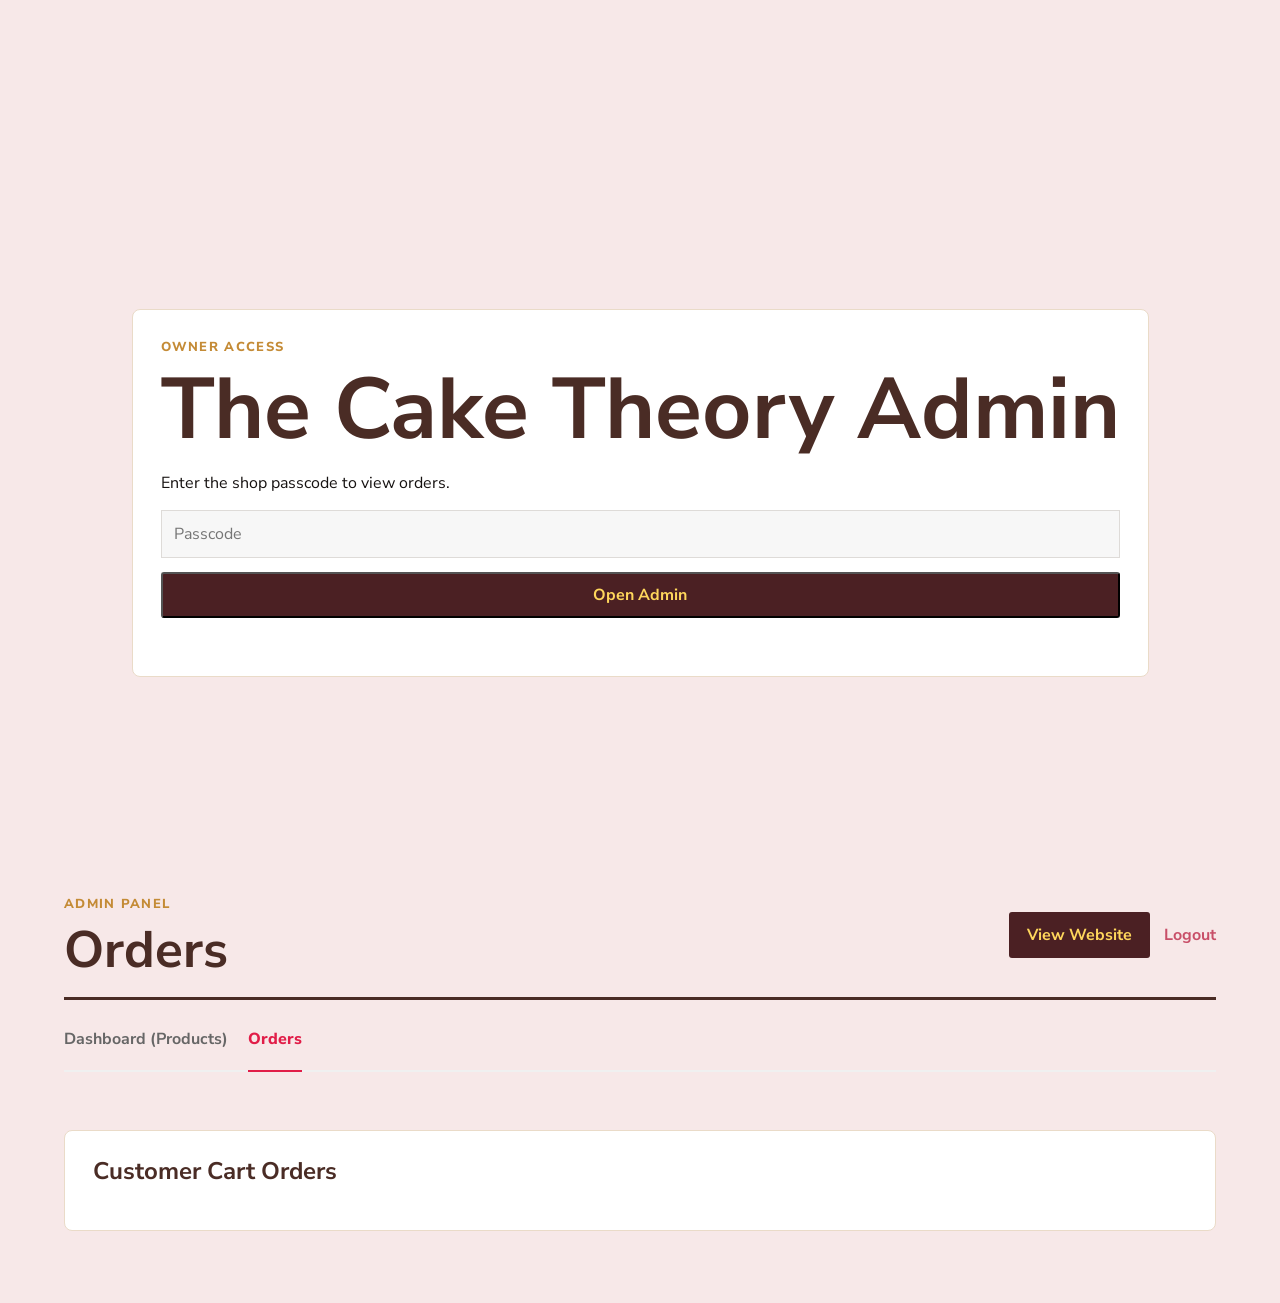
<file: public/admin-orders.html>
﻿<!DOCTYPE html>
<html lang="en">
<head>
  <meta charset="UTF-8">
  <meta name="viewport" content="width=device-width, initial-scale=1.0">
  <title>Orders | The Cake Theory</title>
  <link rel="preconnect" href="https://fonts.googleapis.com">
  <link rel="preconnect" href="https://fonts.gstatic.com" crossorigin>
  <link href="https://fonts.googleapis.com/css2?family=Nunito+Sans:wght@500;700;800;900&family=Pacifico&display=swap" rel="stylesheet">
  <link rel="stylesheet" href="/static/css/styles.css">
</head>
<body>
  <main class="admin-page">
    <section class="admin-login" id="adminLogin">
      <div class="admin-card">
        <p class="eyebrow">Owner access</p>
        <h1>The Cake Theory Admin</h1>
        <p>Enter the shop passcode to view orders.</p>
        <form id="adminLoginForm">
          <input type="password" id="adminPassword" placeholder="Passcode" required>
          <button class="checkout-button" type="submit">Open Admin</button>
          <p class="admin-status" id="adminLoginStatus"></p>
        </form>
      </div>
    </section>

    <section class="admin-dashboard" id="adminDashboard" hidden>
      <div class="admin-top">
        <div>
          <p class="eyebrow">Admin panel</p>
          <h1>Orders</h1>
        </div>
        <div class="admin-actions">
          <a class="checkout-button" href="index.html">View Website</a>
          <button class="clear-cart-button" type="button" id="adminLogout">Logout</button>
        </div>
      </div>

      <nav class="admin-nav" style="display: flex; gap: 20px; border-bottom: 2px solid #f0f0f0; margin-bottom: 30px; padding-bottom: 10px;">
        <a href="admin.html" style="font-weight: 700; color: #666; text-decoration: none; padding-bottom: 10px;">Dashboard (Products)</a>
        <a href="admin-orders.html" style="font-weight: 800; color: #E11D48; text-decoration: none; border-bottom: 2px solid #E11D48; padding-bottom: 10px; margin-bottom: -12px;">Orders</a>
      </nav>

      <section class="admin-card">
        <h2>Customer Cart Orders</h2>
        <div class="admin-orders" id="adminOrders"></div>
      </section>
    </section>
  </main>

  <div class="toast" role="status" aria-live="polite"></div>
  <script src="/static/js/script.js"></script>
</body>
</html>
</file>
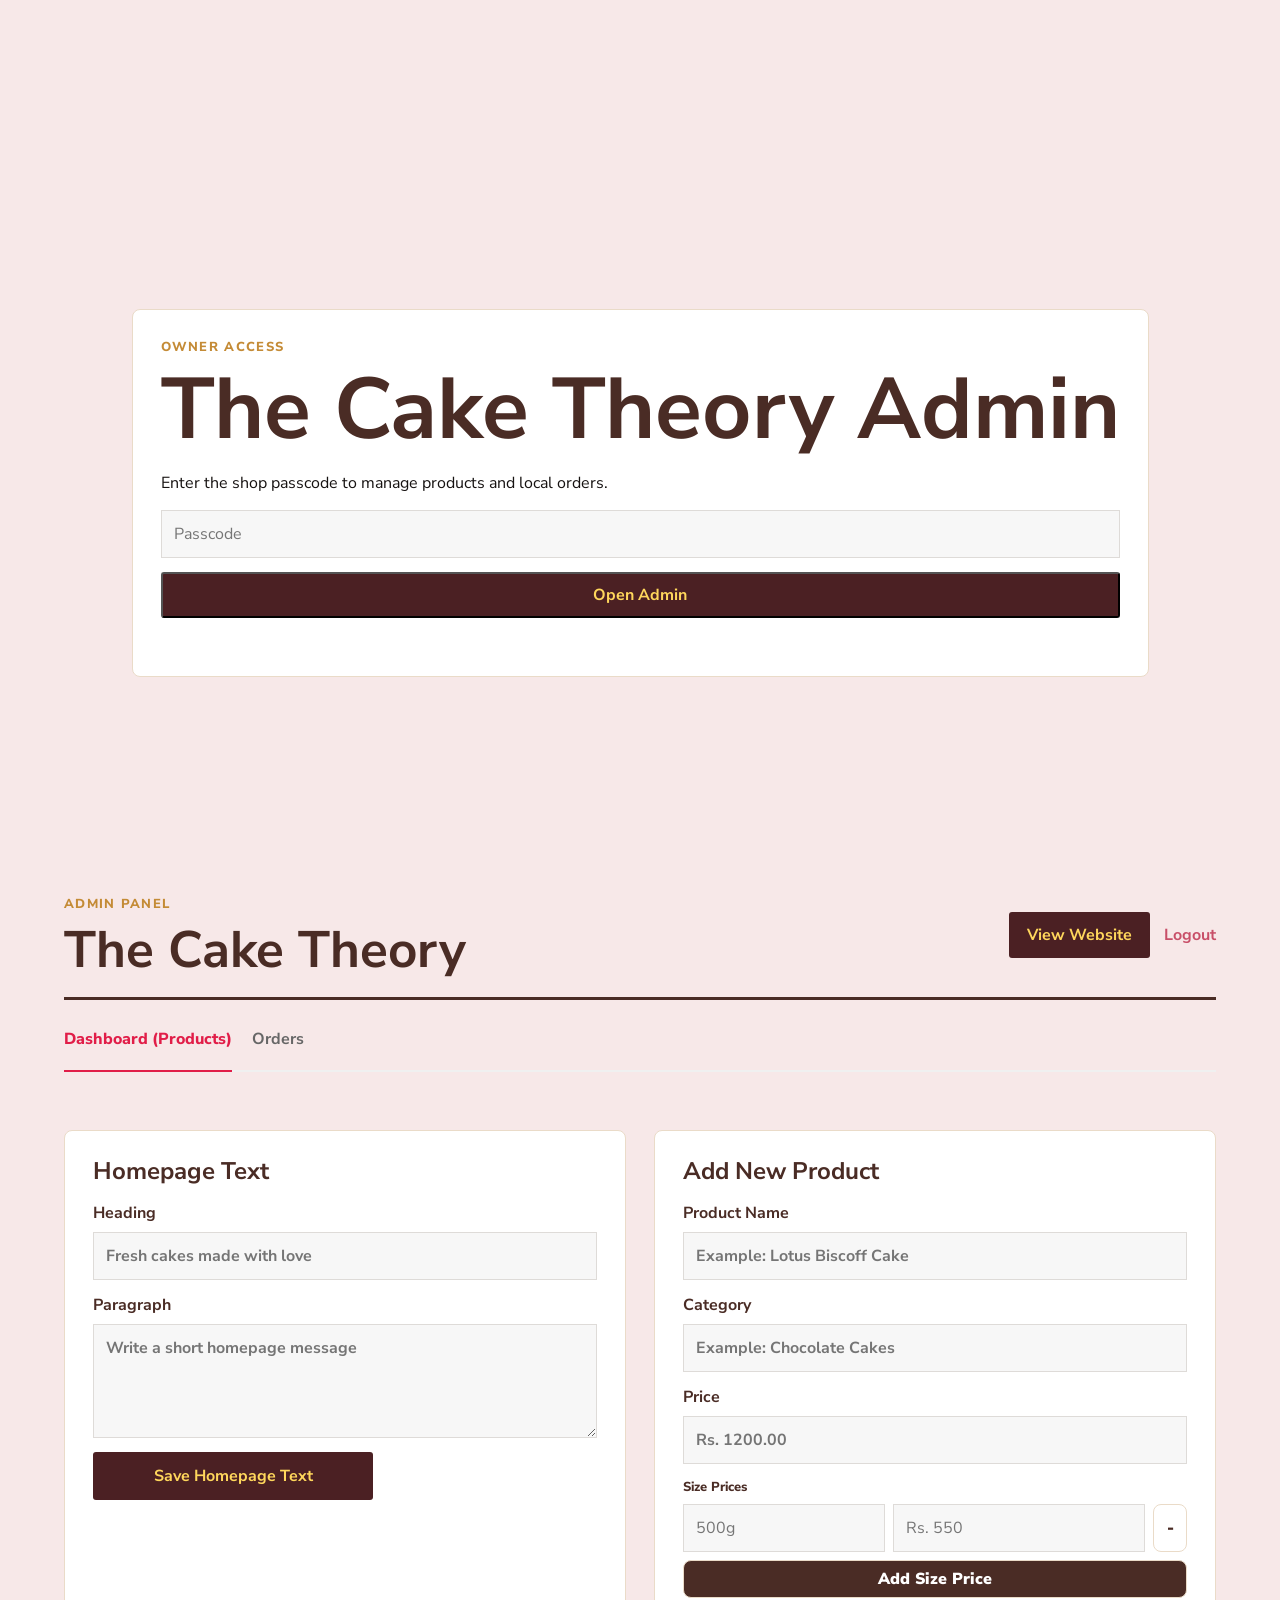
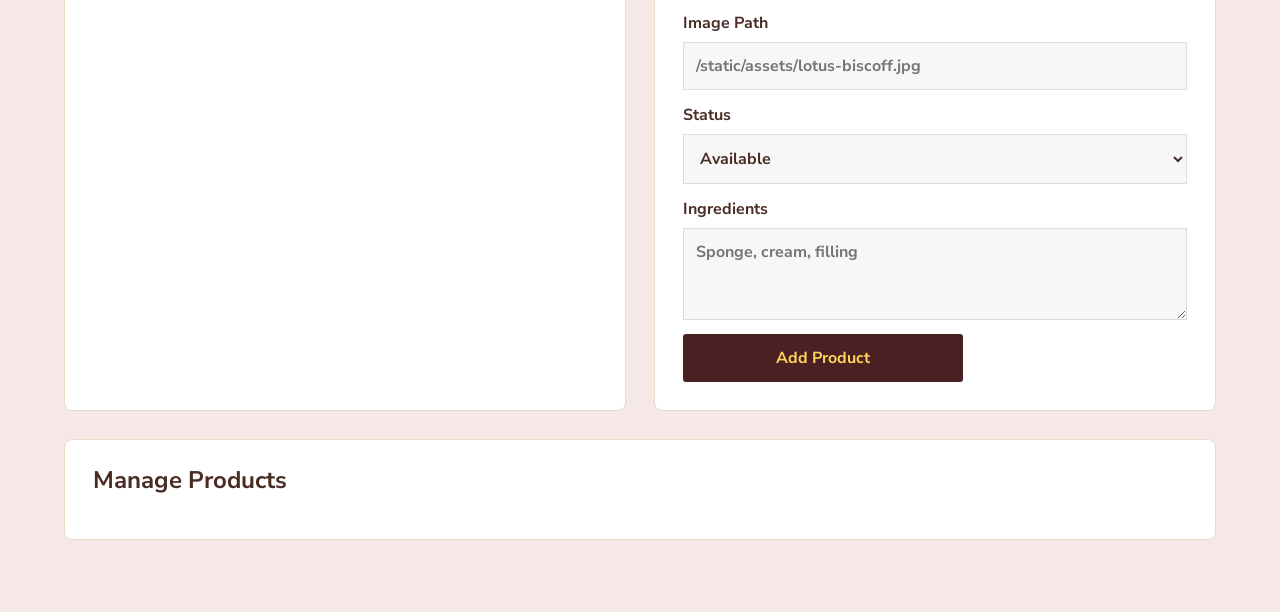
<file: public/admin.html>
﻿<!DOCTYPE html>
<html lang="en">
<head>
  <meta charset="UTF-8">
  <meta name="viewport" content="width=device-width, initial-scale=1.0">
  <title>Admin | The Cake Theory</title>
  <link rel="preconnect" href="https://fonts.googleapis.com">
  <link rel="preconnect" href="https://fonts.gstatic.com" crossorigin>
  <link href="https://fonts.googleapis.com/css2?family=Nunito+Sans:wght@500;700;800;900&family=Pacifico&display=swap" rel="stylesheet">
  <link rel="stylesheet" href="/static/css/styles.css">
</head>
<body>
  <main class="admin-page">
    <section class="admin-login" id="adminLogin">
      <div class="admin-card">
        <p class="eyebrow">Owner access</p>
        <h1>The Cake Theory Admin</h1>
        <p>Enter the shop passcode to manage products and local orders.</p>
        <form id="adminLoginForm">
          <input type="password" id="adminPassword" placeholder="Passcode" required>
          <button class="checkout-button" type="submit">Open Admin</button>
          <p class="admin-status" id="adminLoginStatus"></p>
        </form>
      </div>
    </section>

    <section class="admin-dashboard" id="adminDashboard" hidden>
      <div class="admin-top">
        <div>
          <p class="eyebrow">Admin panel</p>
          <h1>The Cake Theory</h1>
        </div>
        <div class="admin-actions">
          <a class="checkout-button" href="index.html">View Website</a>
          <button class="clear-cart-button" type="button" id="adminLogout">Logout</button>
        </div>
      </div>

      <nav class="admin-nav" style="display: flex; gap: 20px; border-bottom: 2px solid #f0f0f0; margin-bottom: 30px; padding-bottom: 10px;">
        <a href="admin.html" style="font-weight: 800; color: #E11D48; text-decoration: none; border-bottom: 2px solid #E11D48; padding-bottom: 10px; margin-bottom: -12px;">Dashboard (Products)</a>
        <a href="admin-orders.html" style="font-weight: 700; color: #666; text-decoration: none; padding-bottom: 10px;">Orders</a>
      </nav>

      <div class="admin-grid">
        <section class="admin-card">
          <h2>Homepage Text</h2>
          <form id="homeTextForm">
            <label>
              Heading
              <input type="text" id="adminHomeTitle" placeholder="Fresh cakes made with love">
            </label>
            <label>
              Paragraph
              <textarea id="adminHomeBody" rows="4" placeholder="Write a short homepage message"></textarea>
            </label>
            <button class="sold-out-button" type="submit">Save Homepage Text</button>
          </form>
        </section>

        <section class="admin-card">
          <h2>Add New Product</h2>
          <form id="newProductForm">
            <label>
              Product Name
              <input type="text" id="newProductName" placeholder="Example: Lotus Biscoff Cake" required>
            </label>
            <label>
              Category
              <input type="text" id="newProductCategory" placeholder="Example: Chocolate Cakes" required>
            </label>
            <label>
              Price
              <input type="text" id="newProductPrice" placeholder="Rs. 1200.00" required>
            </label>
            <div class="admin-pricing-field" id="newProductPricing">
              <span>Size Prices</span>
              <div class="admin-pricing-rows">
                <div class="admin-pricing-row">
                  <input data-pricing-size placeholder="500g">
                  <input data-pricing-price placeholder="Rs. 550">
                  <button type="button" data-remove-pricing aria-label="Remove price">-</button>
                </div>
              </div>
              <button type="button" class="admin-add-price" data-add-pricing>Add Size Price</button>
            </div>
            <label>
              Image Path
              <input type="text" id="newProductImage" placeholder="/static/assets/lotus-biscoff.jpg">
            </label>
            <label>
              Status
              <select id="newProductStatus">
                <option value="available">Available</option>
                <option value="sold-out">Sold Out</option>
              </select>
            </label>
            <label>
              Ingredients
              <textarea id="newProductIngredients" rows="3" placeholder="Sponge, cream, filling"></textarea>
            </label>
            <button class="sold-out-button" type="submit">Add Product</button>
          </form>
        </section>
      </div>

      <section class="admin-card">
        <h2>Manage Products</h2>
        <div class="admin-product-list" id="adminProductList"></div>
      </section>
    </section>
  </main>

  <div class="toast" role="status" aria-live="polite"></div>
  <noscript>
    <section class="admin-card admin-noscript">
      <h2>JavaScript is required</h2>
      <p>Please enable JavaScript in Chrome to use the admin panel.</p>
    </section>
  </noscript>
  <script src="/static/js/script.js"></script>
</body>
</html>
</file>
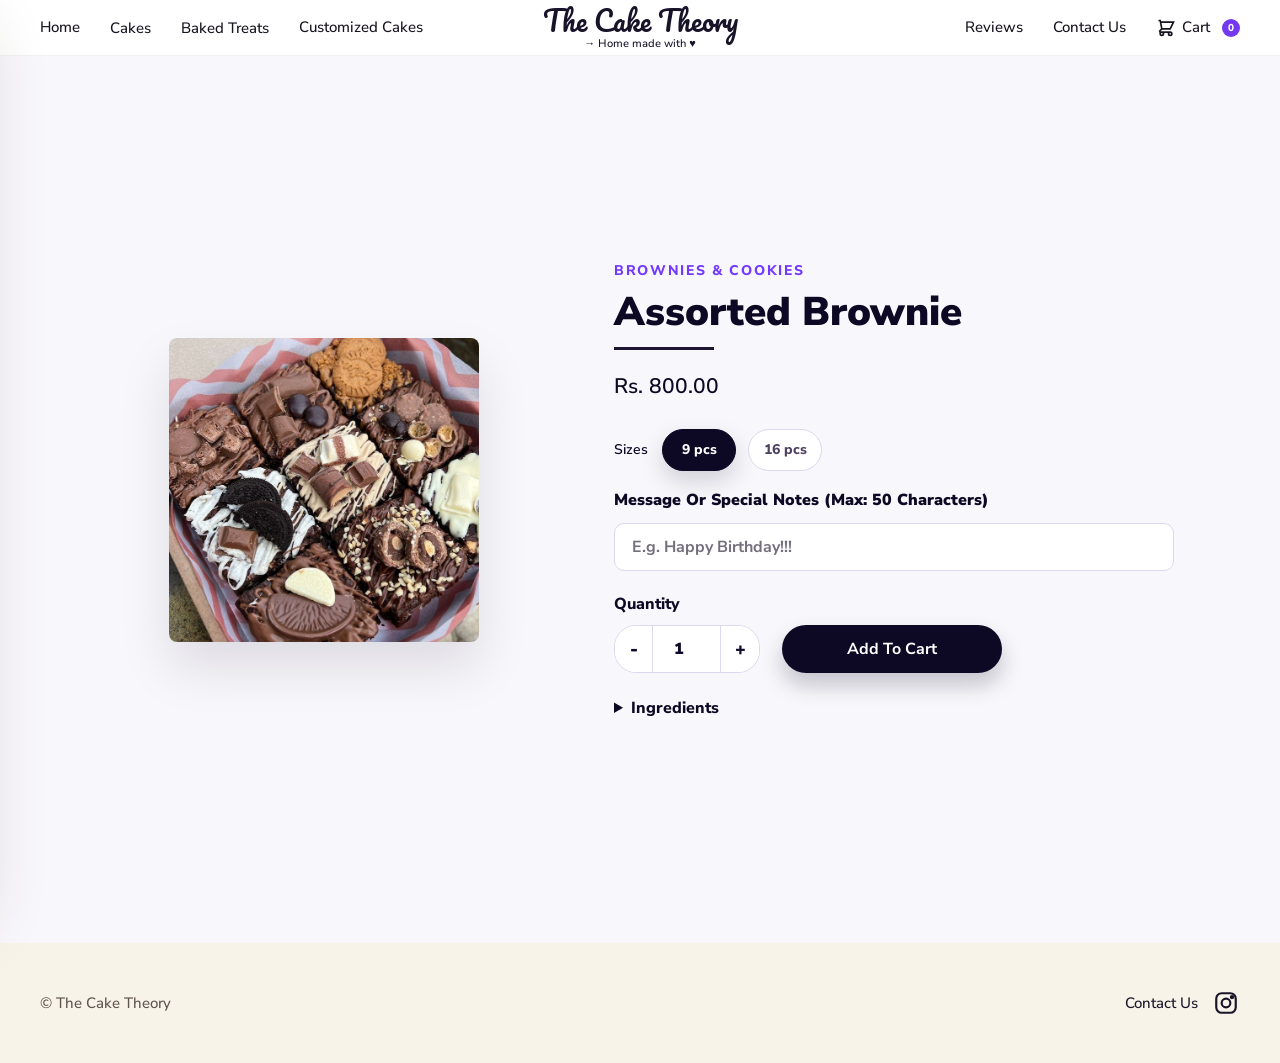
<file: public/assorted-brownie-box.html>
﻿<!DOCTYPE html>
<html lang="en">
<head>
  <meta charset="UTF-8">
  <meta name="viewport" content="width=device-width, initial-scale=1.0">
  <title>Product | The Cake Theory</title>
  <link rel="preconnect" href="https://fonts.googleapis.com">
  <link rel="preconnect" href="https://fonts.gstatic.com" crossorigin>
  <link href="https://fonts.googleapis.com/css2?family=Nunito+Sans:wght@500;700;800;900&family=Pacifico&display=swap" rel="stylesheet">
  <link rel="stylesheet" href="/static/css/styles.css">
</head>
<body class="black-forest-page">
  <header class="topbar product-topbar">
    <button class="icon-button menu-toggle" type="button" aria-label="Open menu">
      <span></span>
      <span></span>
      <span></span>
    </button>

    <nav class="desktop-nav" aria-label="Primary navigation">
      <a href="index.html#home">Home</a>
      <div class="nav-dropdown">
        <a href="index.html#cakes">Cakes</a>
        <div class="dropdown-panel">
          <div>
            <h3>Classic Cakes</h3>
            <a href="black-forest.html">Black Forest</a>
            <a href="white-forest.html">White Forest</a>
            <a href="strawberry.html">Strawberry</a>
            <a href="blueberry.html">Blueberry</a>
            <a href="blackcurrant.html">Blackcurrant</a>
            <a href="fresh-mango-cake.html">Fresh Mango Cake</a>
            <a href="fresh-pineapple.html">Fresh Pineapple</a>
            <a href="seasonal-filling-cake.html">Seasonal Filling Cake</a>
          </div>
          <div>
            <h3>Chocolate Cakes</h3>
            <a href="chocolate-truffle.html">Chocolate Truffle</a>
            <a href="kitkat-cake.html">KitKat Cake</a>
            <a href="ferrero-rocher.html">Ferrero Rocher</a>
            <a href="caramel-chocolate.html">Caramel Chocolate</a>
            <a href="choco-vanilla.html">Choco Vanilla</a>
          </div>
          <div>
            <h3>Fusion Flavors</h3>
            <a href="rasmalai-cake.html">Rasmalai Cake</a>
            <a href="gulab-jamun-cake.html">Gulab Jamun Cake</a>
            <a href="rosemilk-cake.html">Rosemilk Cake</a>
          </div>
        </div>
      </div>
      <div class="nav-dropdown">
        <a href="index.html#cakes">Baked Treats</a>
        <div class="dropdown-panel baked-treats-panel">
          <div>
            <h3>Daily Bakes & Pastries</h3>
            <a href="korean-cheese-bun.html">Korean Cheese Bun</a>
            <a href="bomboloni-classic-vanilla.html">Bomboloni Classic Vanilla</a>
            <a href="bomboloni-chocolate-burst.html">Bomboloni Chocolate Burst</a>
            <a href="assorted-filled-cupcakes.html">Assorted Filled Cupcakes</a>
          </div>
          <div>
            <h3>Brownies & Cookies</h3>
            <a href="nutella-cookie-tin.html">Nutella Cookie Tin</a>
            <a href="assorted-brownie-box.html">Assorted Brownie Box</a>
          </div>
          <div>
            <h3>Tea Cakes</h3>
            <a href="classic-tea-cake.html">Classic Tea Cake</a>
            <a href="rainbow-cake.html">Rainbow Cake</a>
          </div>
          <div>
            <h3>Mini Cakes</h3>
            <a href="bento-cakes.html">Bento Cakes</a>
          </div>
        </div>
      </div>
      <a href="index.html#custom">Customized Cakes</a>
    </nav>

    <a class="logo" href="index.html#home" aria-label="The Cake Theory home">
      <span>
        <strong>The Cake Theory</strong>
        <small>&rarr; Home made with &hearts;</small>
      </span>
    </a>
    <a class="cart-link cart-button mobile-cart" href="cart.html" aria-label="Cart">
      <svg width="20" height="20" fill="none" stroke="currentColor" stroke-width="2" viewBox="0 0 24 24" aria-hidden="true"><path d="M3 3h2l.4 2M7 13h10l4-8H5.4M7 13L5.4 5M7 13l-2.293 2.293c-.63.63-.184 1.707.707 1.707H17m0 0a2 2 0 100 4 2 2 0 000-4zm-8 2a2 2 0 11-4 0 2 2 0 014 0z"></path></svg>
      <span class="cart-count">0</span>
    </a>

    <nav class="desktop-nav right-nav" aria-label="Secondary navigation">
      <a href="index.html#reviews">Reviews</a>
      <a href="index.html#contact">Contact Us</a>
      <a class="cart-link cart-button" href="cart.html" style="display:flex; align-items:center; gap:6px;"><svg width="20" height="20" fill="none" stroke="currentColor" stroke-width="2" viewBox="0 0 24 24"><path d="M3 3h2l.4 2M7 13h10l4-8H5.4M7 13L5.4 5M7 13l-2.293 2.293c-.63.63-.184 1.707.707 1.707H17m0 0a2 2 0 100 4 2 2 0 000-4zm-8 2a2 2 0 11-4 0 2 2 0 014 0z"></path></svg> Cart <span class="cart-count">0</span></a>
    </nav>
  </header>
  <aside class="mobile-menu" aria-label="Mobile menu">
    <button class="close-menu" type="button" aria-label="Close menu">&times;</button>
    <a href="index.html#home">Home</a>
    <details>
      <summary>Cakes</summary>
      <h3>Classic Cakes</h3>
      <a href="black-forest.html">Black Forest</a>
      <a href="white-forest.html">White Forest</a>
      <a href="strawberry.html">Strawberry</a>
      <a href="blueberry.html">Blueberry</a>
      <a href="blackcurrant.html">Blackcurrant</a>
      <a href="fresh-mango-cake.html">Fresh Mango Cake</a>
      <a href="fresh-pineapple.html">Fresh Pineapple</a>
      <a href="seasonal-filling-cake.html">Seasonal Filling Cake</a>
      <h3>Chocolate Cakes</h3>
      <a href="chocolate-truffle.html">Chocolate Truffle</a>
      <a href="kitkat-cake.html">KitKat Cake</a>
      <a href="ferrero-rocher.html">Ferrero Rocher</a>
      <a href="caramel-chocolate.html">Caramel Chocolate</a>
      <a href="choco-vanilla.html">Choco Vanilla</a>
      <h3>Fusion Flavors</h3>
      <a href="rasmalai-cake.html">Rasmalai Cake</a>
      <a href="gulab-jamun-cake.html">Gulab Jamun Cake</a>
      <a href="rosemilk-cake.html">Rosemilk Cake</a>
    </details>
    <details>
      <summary>Baked Treats</summary>
      <h3>Daily Bakes & Pastries</h3>
      <a href="korean-cheese-bun.html">Korean Cheese Bun</a>
      <a href="bomboloni-classic-vanilla.html">Bomboloni Classic Vanilla</a>
      <a href="bomboloni-chocolate-burst.html">Bomboloni Chocolate Burst</a>
      <a href="assorted-filled-cupcakes.html">Assorted Filled Cupcake</a>
      <h3>Brownies & Cookies</h3>
      <a href="nutella-cookie-tin.html">Nutella Cookie Tin</a>
      <a href="assorted-brownie-box.html">Assorted Brownie</a>
      <h3>Tea Cakes</h3>
      <a href="classic-tea-cake.html">Tea Cake</a>
      <a href="rainbow-cake.html">Rainbow Cake</a>
      <h3>Mini Cakes</h3>
      <a href="bento-cakes.html">Bento</a>
    </details>
    <a href="index.html#custom">Customized Cakes</a>
    <a href="index.html#reviews">Reviews</a>
    <a href="index.html#contact">Contact Us</a>
    <a class="cart-link cart-button" href="cart.html" aria-label="Cart">
      <svg width="20" height="20" fill="none" stroke="currentColor" stroke-width="2" viewBox="0 0 24 24" aria-hidden="true"><path d="M3 3h2l.4 2M7 13h10l4-8H5.4M7 13L5.4 5M7 13l-2.293 2.293c-.63.63-.184 1.707.707 1.707H17m0 0a2 2 0 100 4 2 2 0 000-4zm-8 2a2 2 0 11-4 0 2 2 0 014 0z"></path></svg>
      <span class="cart-count">0</span>
    </a>
  </aside>

  <main class="product-page black-forest-product">
    <section class="product-detail black-forest-detail">
      <div class="product-image-panel black-forest-image-panel">
        <img id="productImage" src="" alt="">
        <div class="image-placeholder" id="imagePlaceholder">
          <span>Add product image here</span>
          <small id="imageFileHint"></small>
        </div>
      </div>

      <div class="product-detail-panel black-forest-info">
        <p class="eyebrow" id="productCategory">The Cake Theory</p>
        <h1 id="productTitle">Product</h1>
        <div class="product-title-line"></div>
        <p class="product-main-price" id="productMainPrice">Rs. 1,250.00</p>

        <form class="product-order-box black-forest-order">
          <div class="size-choice-row" id="productSizeChoices" role="radiogroup" aria-label="Cake size"></div>

          <select id="productSize" name="size" hidden>
            <option>500g - Rs. 550</option>
          </select>

          <select id="productOption" name="option" aria-label="Cake option" hidden>
            <option>Egg</option>
          </select>

          <label class="note-label">
            Message Or Special Notes (Max: 50 Characters)
            <input type="text" maxlength="50" placeholder="E.g. Happy Birthday!!!">
          </label>

          <div class="black-forest-cart-row">
            <div class="quantity-block">
              <span>Quantity</span>
              <div class="quantity-stepper">
                <button type="button" data-quantity="decrease">-</button>
                <input id="productQuantity" type="number" value="1" min="1" readonly>
                <button type="button" data-quantity="increase">+</button>
              </div>
            </div>
            <button class="sold-out-button" type="submit">Add To Cart</button>
          </div>
        </form>

        <details class="product-extra-details">
          <summary>Ingredients</summary>
          <ul id="productIngredients"></ul>
        </details>
      </div>
    </section>
  </main>

  <footer class="footer" id="contact">
    <p class="copyright"><a href="admin.html" aria-label="Admin login">&copy;</a> The Cake Theory</p>
    <div class="social-links" aria-label="Social links">
      <span>Contact Us</span>
      <a href="https://www.instagram.com/thecaketheory_23?igsh=MXh0NGl6bTZhbHhzeA==" aria-label="Instagram" target="_blank" rel="noopener">
        <svg viewBox="0 0 24 24" aria-hidden="true">
          <rect x="3" y="3" width="18" height="18" rx="5"></rect>
          <circle cx="12" cy="12" r="4"></circle>
          <circle cx="17.5" cy="6.5" r="1"></circle>
        </svg>
      </a>
    </div>
  </footer>

  <div class="toast" role="status" aria-live="polite"></div>

  <script src="/static/js/script.js"></script>
</body>
</html>
</file>
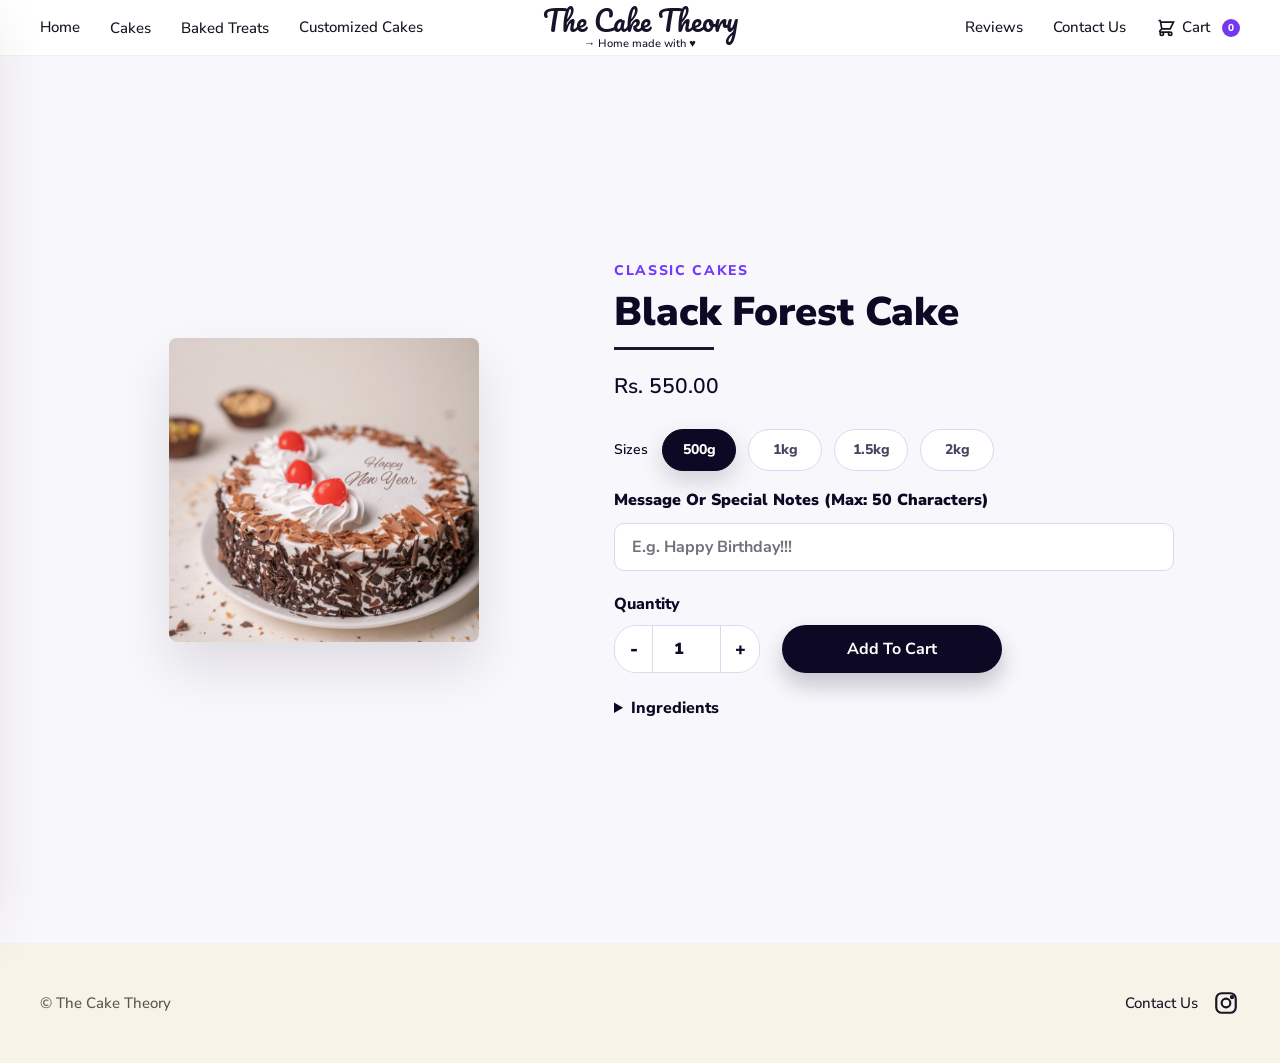
<file: public/black-forest.html>
﻿<!DOCTYPE html>
<html lang="en">
<head>
  <meta charset="UTF-8">
  <meta name="viewport" content="width=device-width, initial-scale=1.0">
  <title>Black Forest Cake | The Cake Theory</title>
  <link rel="preconnect" href="https://fonts.googleapis.com">
  <link rel="preconnect" href="https://fonts.gstatic.com" crossorigin>
  <link href="https://fonts.googleapis.com/css2?family=Nunito+Sans:wght@500;700;800;900&family=Pacifico&display=swap" rel="stylesheet">
  <link rel="stylesheet" href="/static/css/styles.css">
</head>
<body class="black-forest-page">
  <header class="topbar product-topbar">
    <button class="icon-button menu-toggle" type="button" aria-label="Open menu">
      <span></span>
      <span></span>
      <span></span>
    </button>

    <nav class="desktop-nav" aria-label="Primary navigation">
      <a href="index.html#home">Home</a>
      <div class="nav-dropdown">
        <a href="index.html#cakes">Cakes</a>
        <div class="dropdown-panel">
          <div>
            <h3>Classic Cakes</h3>
            <a href="black-forest.html">Black Forest</a>
            <a href="white-forest.html">White Forest</a>
            <a href="strawberry.html">Strawberry</a>
            <a href="blueberry.html">Blueberry</a>
            <a href="blackcurrant.html">Blackcurrant</a>
            <a href="fresh-mango-cake.html">Fresh Mango Cake</a>
            <a href="fresh-pineapple.html">Fresh Pineapple</a>
            <a href="seasonal-filling-cake.html">Seasonal Filling Cake</a>
          </div>
          <div>
            <h3>Chocolate Cakes</h3>
            <a href="chocolate-truffle.html">Chocolate Truffle</a>
            <a href="kitkat-cake.html">KitKat Cake</a>
            <a href="ferrero-rocher.html">Ferrero Rocher</a>
            <a href="caramel-chocolate.html">Caramel Chocolate</a>
            <a href="choco-vanilla.html">Choco Vanilla</a>
          </div>
          <div>
            <h3>Fusion Flavors</h3>
            <a href="rasmalai-cake.html">Rasmalai Cake</a>
            <a href="gulab-jamun-cake.html">Gulab Jamun Cake</a>
            <a href="rosemilk-cake.html">Rosemilk Cake</a>
          </div>
        </div>
      </div>
      <div class="nav-dropdown">
        <a href="index.html#cakes">Baked Treats</a>
        <div class="dropdown-panel baked-treats-panel">
          <div>
            <h3>Daily Bakes & Pastries</h3>
            <a href="korean-cheese-bun.html">Korean Cheese Bun</a>
            <a href="bomboloni-classic-vanilla.html">Bomboloni Classic Vanilla</a>
            <a href="bomboloni-chocolate-burst.html">Bomboloni Chocolate Burst</a>
            <a href="assorted-filled-cupcakes.html">Assorted Filled Cupcakes</a>
          </div>
          <div>
            <h3>Brownies & Cookies</h3>
            <a href="nutella-cookie-tin.html">Nutella Cookie Tin</a>
            <a href="assorted-brownie-box.html">Assorted Brownie Box</a>
          </div>
          <div>
            <h3>Tea Cakes</h3>
            <a href="classic-tea-cake.html">Classic Tea Cake</a>
            <a href="rainbow-cake.html">Rainbow Cake</a>
          </div>
          <div>
            <h3>Mini Cakes</h3>
            <a href="bento-cakes.html">Bento Cakes</a>
          </div>
        </div>
      </div>
      <a href="index.html#custom">Customized Cakes</a>
    </nav>

    <a class="logo" href="index.html#home" aria-label="The Cake Theory home">
      <span>
        <strong>The Cake Theory</strong>
        <small>&rarr; Home made with &hearts;</small>
      </span>
    </a>
    <a class="cart-link cart-button mobile-cart" href="cart.html" aria-label="Cart">
      <svg width="20" height="20" fill="none" stroke="currentColor" stroke-width="2" viewBox="0 0 24 24" aria-hidden="true"><path d="M3 3h2l.4 2M7 13h10l4-8H5.4M7 13L5.4 5M7 13l-2.293 2.293c-.63.63-.184 1.707.707 1.707H17m0 0a2 2 0 100 4 2 2 0 000-4zm-8 2a2 2 0 11-4 0 2 2 0 014 0z"></path></svg>
      <span class="cart-count">0</span>
    </a>

    <nav class="desktop-nav right-nav" aria-label="Secondary navigation">
      <a href="index.html#reviews">Reviews</a>
      <a href="index.html#contact">Contact Us</a>
      <a class="cart-link cart-button" href="cart.html" style="display:flex; align-items:center; gap:6px;"><svg width="20" height="20" fill="none" stroke="currentColor" stroke-width="2" viewBox="0 0 24 24"><path d="M3 3h2l.4 2M7 13h10l4-8H5.4M7 13L5.4 5M7 13l-2.293 2.293c-.63.63-.184 1.707.707 1.707H17m0 0a2 2 0 100 4 2 2 0 000-4zm-8 2a2 2 0 11-4 0 2 2 0 014 0z"></path></svg> Cart <span class="cart-count">0</span></a>
    </nav>
  </header>
  <aside class="mobile-menu" aria-label="Mobile menu">
    <button class="close-menu" type="button" aria-label="Close menu">&times;</button>
    <a href="index.html#home">Home</a>
    <details>
      <summary>Cakes</summary>
      <h3>Classic Cakes</h3>
      <a href="black-forest.html">Black Forest</a>
      <a href="white-forest.html">White Forest</a>
      <a href="strawberry.html">Strawberry</a>
      <a href="blueberry.html">Blueberry</a>
      <a href="blackcurrant.html">Blackcurrant</a>
      <a href="fresh-mango-cake.html">Fresh Mango Cake</a>
      <a href="fresh-pineapple.html">Fresh Pineapple</a>
      <a href="seasonal-filling-cake.html">Seasonal Filling Cake</a>
      <h3>Chocolate Cakes</h3>
      <a href="chocolate-truffle.html">Chocolate Truffle</a>
      <a href="kitkat-cake.html">KitKat Cake</a>
      <a href="ferrero-rocher.html">Ferrero Rocher</a>
      <a href="caramel-chocolate.html">Caramel Chocolate</a>
      <a href="choco-vanilla.html">Choco Vanilla</a>
      <h3>Fusion Flavors</h3>
      <a href="rasmalai-cake.html">Rasmalai Cake</a>
      <a href="gulab-jamun-cake.html">Gulab Jamun Cake</a>
      <a href="rosemilk-cake.html">Rosemilk Cake</a>
    </details>
    <details>
      <summary>Baked Treats</summary>
      <h3>Daily Bakes & Pastries</h3>
      <a href="korean-cheese-bun.html">Korean Cheese Bun</a>
      <a href="bomboloni-classic-vanilla.html">Bomboloni Classic Vanilla</a>
      <a href="bomboloni-chocolate-burst.html">Bomboloni Chocolate Burst</a>
      <a href="assorted-filled-cupcakes.html">Assorted Filled Cupcake</a>
      <h3>Brownies & Cookies</h3>
      <a href="nutella-cookie-tin.html">Nutella Cookie Tin</a>
      <a href="assorted-brownie-box.html">Assorted Brownie</a>
      <h3>Tea Cakes</h3>
      <a href="classic-tea-cake.html">Tea Cake</a>
      <a href="rainbow-cake.html">Rainbow Cake</a>
      <h3>Mini Cakes</h3>
      <a href="bento-cakes.html">Bento</a>
    </details>
    <a href="index.html#custom">Customized Cakes</a>
    <a href="index.html#reviews">Reviews</a>
    <a href="index.html#contact">Contact Us</a>
    <a class="cart-link cart-button" href="cart.html" aria-label="Cart">
      <svg width="20" height="20" fill="none" stroke="currentColor" stroke-width="2" viewBox="0 0 24 24" aria-hidden="true"><path d="M3 3h2l.4 2M7 13h10l4-8H5.4M7 13L5.4 5M7 13l-2.293 2.293c-.63.63-.184 1.707.707 1.707H17m0 0a2 2 0 100 4 2 2 0 000-4zm-8 2a2 2 0 11-4 0 2 2 0 014 0z"></path></svg>
      <span class="cart-count">0</span>
    </a>
  </aside>

  <main class="product-page black-forest-product">
    <section class="product-detail black-forest-detail">
      <div class="product-image-panel black-forest-image-panel has-image">
        <img id="productImage" src="/static/assets/black-forest.png" alt="Black Forest cake with cherries and chocolate shavings">
      </div>

      <div class="product-detail-panel black-forest-info">
        <p class="eyebrow" id="productCategory">Classic Cakes</p>
        <h1 id="productTitle">Black Forest Cake</h1>
        <div class="product-title-line"></div>
        <p class="product-main-price" id="productMainPrice">Rs. 550.00</p>

        <form class="product-order-box black-forest-order">
          <div class="size-choice-row" role="radiogroup" aria-label="Cake size">
            <span>Sizes</span>
            <label>
              <input type="radio" name="size" value="500g - Rs. 550" checked>
              <span>500g</span>
            </label>
            <label>
              <input type="radio" name="size" value="1kg - Rs. 950">
              <span>1kg</span>
            </label>
            <label>
              <input type="radio" name="size" value="1.5kg - Rs. 1,400">
              <span>1.5kg</span>
            </label>
            <label>
              <input type="radio" name="size" value="2kg - Rs. 1,850">
              <span>2kg</span>
            </label>
          </div>

          <select id="productOption" name="option" aria-label="Cake option" hidden>
            <option>Egg</option>
          </select>

          <label class="note-label">
            Message Or Special Notes (Max: 50 Characters)
            <input type="text" maxlength="50" placeholder="E.g. Happy Birthday!!!">
          </label>

          <div class="black-forest-cart-row">
            <div class="quantity-block">
              <span>Quantity</span>
              <div class="quantity-stepper">
                <button type="button" data-quantity="decrease">-</button>
                <input id="productQuantity" type="number" value="1" min="1" readonly>
                <button type="button" data-quantity="increase">+</button>
              </div>
            </div>
            <button class="sold-out-button" type="submit">Add To Cart</button>
          </div>
        </form>

        <details class="product-extra-details">
          <summary>Ingredients</summary>
          <ul id="productIngredients">
            <li>Chocolate sponge</li>
            <li>Fresh whipped cream</li>
            <li>Cherry filling</li>
            <li>Chocolate shavings</li>
            <li>Red cherries</li>
          </ul>
        </details>
      </div>
    </section>
  </main>

  <footer class="footer" id="contact">
    <p class="copyright"><a href="admin.html" aria-label="Admin login">&copy;</a> The Cake Theory</p>
    <div class="social-links" aria-label="Social links">
      <span>Contact Us</span>
      <a href="https://www.instagram.com/thecaketheory_23?igsh=MXh0NGl6bTZhbHhzeA==" aria-label="Instagram" target="_blank" rel="noopener">
        <svg viewBox="0 0 24 24" aria-hidden="true">
          <rect x="3" y="3" width="18" height="18" rx="5"></rect>
          <circle cx="12" cy="12" r="4"></circle>
          <circle cx="17.5" cy="6.5" r="1"></circle>
        </svg>
      </a>
    </div>
  </footer>

  <div class="toast" role="status" aria-live="polite"></div>

  <script src="/static/js/script.js"></script>
</body>
</html>
</file>
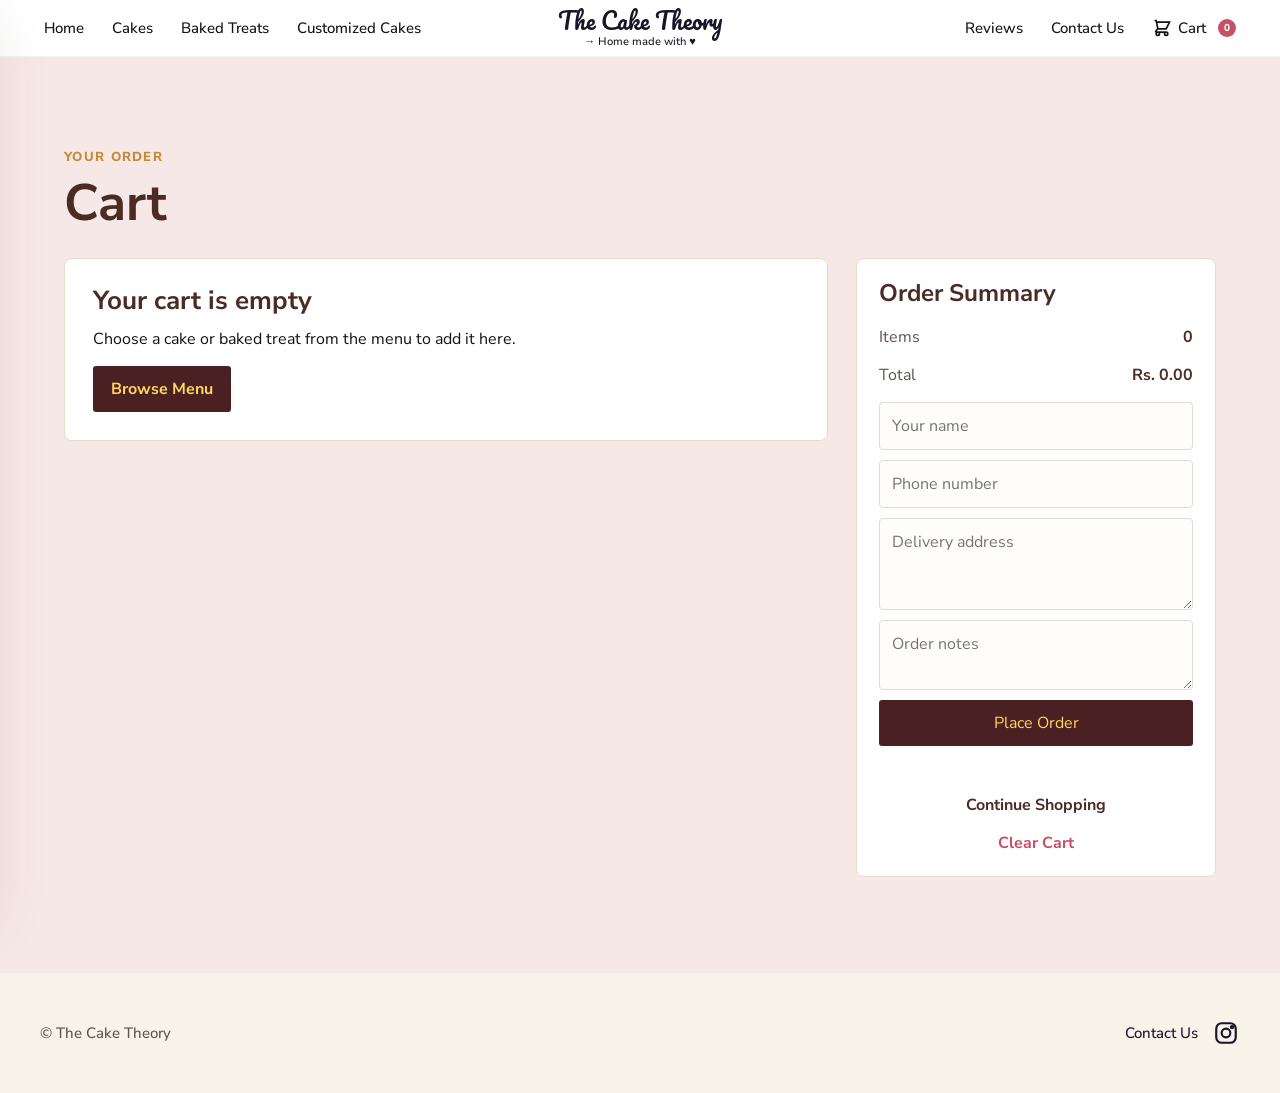
<file: public/cart.html>
﻿<!DOCTYPE html>
<html lang="en">
<head>
  <meta charset="UTF-8">
  <meta name="viewport" content="width=device-width, initial-scale=1.0">
  <title>Cart | The Cake Theory</title>
  <link rel="preconnect" href="https://fonts.googleapis.com">
  <link rel="preconnect" href="https://fonts.gstatic.com" crossorigin>
  <link href="https://fonts.googleapis.com/css2?family=Nunito+Sans:wght@500;700;800;900&family=Pacifico&display=swap" rel="stylesheet">
  <link rel="stylesheet" href="/static/css/styles.css">
</head>
<body>
  <header class="topbar">
    <button class="icon-button menu-toggle" type="button" aria-label="Open menu">
      <span></span>
      <span></span>
      <span></span>
    </button>

    <nav class="desktop-nav" aria-label="Primary navigation">
      <a href="index.html#home">Home</a>
      <a href="index.html#cakes">Cakes</a>
      <a href="index.html#cakes">Baked Treats</a>
      <a href="index.html#custom">Customized Cakes</a>
    </nav>

    <a class="logo" href="index.html#home" aria-label="The Cake Theory home">
      <span>
        <strong>The Cake Theory</strong>
        <small>&rarr; Home made with &hearts;</small>
      </span>
    </a>

    <nav class="desktop-nav right-nav" aria-label="Secondary navigation">
      <a href="index.html#reviews">Reviews</a>
      <a href="index.html#contact">Contact Us</a>
      <a class="cart-link cart-button" href="cart.html" style="display:flex; align-items:center; gap:6px;"><svg width="20" height="20" fill="none" stroke="currentColor" stroke-width="2" viewBox="0 0 24 24"><path d="M3 3h2l.4 2M7 13h10l4-8H5.4M7 13L5.4 5M7 13l-2.293 2.293c-.63.63-.184 1.707.707 1.707H17m0 0a2 2 0 100 4 2 2 0 000-4zm-8 2a2 2 0 11-4 0 2 2 0 014 0z"></path></svg> Cart <span class="cart-count">0</span></a>
    </nav>
  </header>

  <aside class="mobile-menu" aria-label="Mobile menu">
    <button class="close-menu" type="button" aria-label="Close menu">&times;</button>
    <a href="index.html#home">Home</a>
    <details>
      <summary>Cakes</summary>
      <h3>Classic Cakes</h3>
      <a href="black-forest.html">Black Forest</a>
      <a href="white-forest.html">White Forest</a>
      <a href="strawberry.html">Strawberry</a>
      <a href="blueberry.html">Blueberry</a>
      <a href="blackcurrant.html">Blackcurrant</a>
      <a href="fresh-mango-cake.html">Fresh Mango Cake</a>
      <a href="fresh-pineapple.html">Fresh Pineapple</a>
      <a href="seasonal-filling-cake.html">Seasonal Filling Cake</a>
      <h3>Chocolate Cakes</h3>
      <a href="chocolate-truffle.html">Chocolate Truffle</a>
      <a href="kitkat-cake.html">KitKat Cake</a>
      <a href="ferrero-rocher.html">Ferrero Rocher</a>
      <a href="caramel-chocolate.html">Caramel Chocolate</a>
      <a href="choco-vanilla.html">Choco Vanilla</a>
      <h3>Fusion Flavors</h3>
      <a href="rasmalai-cake.html">Rasmalai Cake</a>
      <a href="gulab-jamun-cake.html">Gulab Jamun Cake</a>
      <a href="rosemilk-cake.html">Rosemilk Cake</a>
    </details>
    <details>
      <summary>Baked Treats</summary>
      <h3>Daily Bakes & Pastries</h3>
      <a href="korean-cheese-bun.html">Korean Cheese Bun</a>
      <a href="bomboloni-classic-vanilla.html">Bomboloni Classic Vanilla</a>
      <a href="bomboloni-chocolate-burst.html">Bomboloni Chocolate Burst</a>
      <a href="assorted-filled-cupcakes.html">Assorted Filled Cupcake</a>
      <h3>Brownies & Cookies</h3>
      <a href="nutella-cookie-tin.html">Nutella Cookie Tin</a>
      <a href="assorted-brownie-box.html">Assorted Brownie</a>
      <h3>Tea Cakes</h3>
      <a href="classic-tea-cake.html">Tea Cake</a>
      <a href="rainbow-cake.html">Rainbow Cake</a>
      <h3>Mini Cakes</h3>
      <a href="bento-cakes.html">Bento</a>
    </details>
    <a href="index.html#custom">Customized Cakes</a>
    <a href="index.html#reviews">Reviews</a>
    <a href="index.html#contact">Contact Us</a>
    <a class="cart-link cart-button" href="cart.html" style="display:flex; align-items:center;">
      <svg width="20" height="20" fill="none" stroke="currentColor" stroke-width="2" viewBox="0 0 24 24"><path d="M3 3h2l.4 2M7 13h10l4-8H5.4M7 13L5.4 5M7 13l-2.293 2.293c-.63.63-.184 1.707.707 1.707H17m0 0a2 2 0 100 4 2 2 0 000-4zm-8 2a2 2 0 11-4 0 2 2 0 014 0z"></path></svg>
      <span class="cart-count">0</span>
    </a>
  </aside>

  <main class="cart-page">
    <section class="cart-shell">
      <div class="cart-heading">
        <p class="eyebrow">Your order</p>
        <h1>Cart</h1>
      </div>

      <div class="cart-layout">
        <div class="cart-items" id="cartItems"></div>

        <aside class="cart-summary">
          <h2>Order Summary</h2>
          <div class="summary-row">
            <span>Items</span>
            <strong id="summaryItems">0</strong>
          </div>
          <div class="summary-row">
            <span>Total</span>
            <strong id="summaryTotal">Rs. 0.00</strong>
          </div>
          <form class="checkout-form" id="checkoutForm">
            <input type="text" name="customer_name" placeholder="Your name" required>
            <input type="tel" name="phone" placeholder="Phone number" required>
            <textarea name="address" rows="3" placeholder="Delivery address" required></textarea>
            <textarea name="notes" rows="2" placeholder="Order notes"></textarea>
            <button class="checkout-button" type="submit">Place Order</button>
            <p class="checkout-status" id="checkoutStatus" role="status" aria-live="polite"></p>
          </form>
          <a class="continue-shopping" href="index.html#cakes">Continue Shopping</a>
          <button class="clear-cart-button" type="button" id="clearCart">Clear Cart</button>
        </aside>
      </div>
    </section>
  </main>

  <footer class="footer" id="contact">
    <p class="copyright"><a href="admin.html" aria-label="Admin login">&copy;</a> The Cake Theory</p>
    <div class="social-links" aria-label="Social links">
      <span>Contact Us</span>
      <a href="https://www.instagram.com/thecaketheory_23?igsh=MXh0NGl6bTZhbHhzeA==" aria-label="Instagram" target="_blank" rel="noopener">
        <svg viewBox="0 0 24 24" aria-hidden="true">
          <rect x="3" y="3" width="18" height="18" rx="5"></rect>
          <circle cx="12" cy="12" r="4"></circle>
          <circle cx="17.5" cy="6.5" r="1"></circle>
        </svg>
      </a>
    </div>
  </footer>

  <div class="toast" role="status" aria-live="polite"></div>

  <script src="https://checkout.razorpay.com/v1/checkout.js"></script>
  <script src="/static/js/script.js"></script>
</body>
</html>
</file>
<file: static/css/styles.css>
:root {
  --ink: #161211;
  --soft-ink: #5f5450;
  --cream: #f7e8e8;
  --butter: #f6dfb3;
  --gold: #c48b36;
  --rose: #c84f68;
  --cocoa: #4a2c25;
  --paper: #ffffff;
  --line: #eadbc8;
  --shadow: 0 24px 60px rgba(73, 44, 34, 0.16);
}

* {
  box-sizing: border-box;
}

html {
  scroll-behavior: smooth;
}

body {
  margin: 0;
  color: var(--ink);
  background: var(--cream);
  font-family: "Nunito Sans", Arial, Helvetica, sans-serif;
}

body.menu-open {
  overflow: hidden;
}

main {
  margin-top: 0.5cm;
}

a {
  color: inherit;
}

button,
input,
select,
textarea {
  font: inherit;
}

img {
  display: block;
  max-width: 100%;
}

.topbar {
  position: sticky;
  top: 0;
  z-index: 20;
  position: relative;
  min-height: 57px;
  display: grid;
  grid-template-columns: 1fr auto 1fr;
  align-items: center;
  gap: 20px;
  padding: 3px clamp(18px, 4vw, 44px);
  background: rgba(255, 255, 255, 0.98);
  border-bottom: 1px solid rgba(22, 18, 17, 0.06);
  backdrop-filter: blur(12px);
}

.desktop-nav,
.right-nav,
.logo {
  display: flex;
  align-items: center;
}

.desktop-nav {
  gap: clamp(18px, 2.2vw, 34px);
  min-width: 0;
}

.right-nav {
  justify-content: flex-end;
}

.desktop-nav a,
.desktop-nav button {
  border: 0;
  padding: 0;
  color: var(--ink);
  background: transparent;
  text-decoration: none;
  cursor: pointer;
  font-size: 15px;
  font-weight: 500;
  line-height: 1;
}

.desktop-nav a:hover,
.desktop-nav button:hover {
  color: var(--cocoa);
}

.nav-dropdown {
  position: relative;
  padding: 12px 0;
}

.dropdown-panel {
  position: absolute;
  top: 100%;
  left: 0;
  z-index: 35;
  width: min(620px, calc(100vw - 36px));
  display: grid;
  grid-template-columns: repeat(3, minmax(0, 1fr));
  gap: 16px;
  padding: 18px;
  border: 1.5px solid rgba(22, 18, 17, 0.12);
  border-radius: 8px;
  background: #fffaf4;
  box-shadow: 0 26px 66px rgba(73, 44, 34, 0.2);
  opacity: 0;
  pointer-events: none;
  transform: translateY(8px);
  transition: opacity 160ms ease, transform 160ms ease;
}

.dropdown-panel::before {
  content: "";
  position: absolute;
  left: 0;
  right: 0;
  top: -14px;
  height: 14px;
}

.nav-dropdown:hover .dropdown-panel,
.nav-dropdown:focus-within .dropdown-panel {
  opacity: 1;
  pointer-events: auto;
  transform: translateY(0);
}

.dropdown-panel h3 {
  margin: 0 0 12px;
  color: var(--cocoa);
  font-size: 14px;
  line-height: 1.2;
}

.dropdown-panel a {
  display: block;
  padding: 5px 0;
  color: var(--soft-ink);
  font-size: 13px;
  font-weight: 500;
  line-height: 1.2;
}

.dropdown-panel > div + div {
  border-left: 1px solid rgba(22, 18, 17, 0.1);
  padding-left: 16px;
}

.baked-treats-panel {
  width: min(760px, calc(100vw - 36px));
  grid-template-columns: repeat(4, minmax(0, 1fr));
}

.dropdown-panel a:hover {
  color: var(--rose);
}

.logo {
  grid-column: 2;
  justify-self: center;
  gap: 9px;
  text-align: center;
  text-decoration: none;
  white-space: nowrap;
  z-index: 2;
}


.logo-mark {
  display: grid;
  width: 24px;
  height: 30px;
  place-items: center;
  border: 0;
  line-height: 1;
}

.logo-mark svg {
  width: 28px;
  height: 28px;
  fill: none;
  stroke: #191528;
  stroke-width: 2.2;
  stroke-linecap: round;
  stroke-linejoin: round;
}

.logo strong {
  display: block;
  color: #191528;
  font-family: "Pacifico", cursive;
  font-size: clamp(19px, 1.8vw, 24px);
  font-weight: 400;
  letter-spacing: 0;
  line-height: 1;
}

.logo small {
  display: block;
  margin-top: 4px;
  color: #191528;
  font-family: "Nunito Sans", Arial, Helvetica, sans-serif;
  font-size: 11px;
  font-weight: 500;
  line-height: 1;
}

.cart-button span {
  display: inline-grid;
  min-width: 18px;
  height: 18px;
  place-items: center;
  margin-left: 6px;
  border-radius: 50%;
  color: var(--paper);
  background: var(--rose);
  font-size: 10px;
  font-weight: 800;
  line-height: 1;
  vertical-align: middle;
}

.search-pill {
  min-width: min(250px, 22vw);
  min-height: 48px;
  display: inline-flex;
  align-items: center;
  justify-content: flex-start;
  gap: 10px;
  padding: 0 18px;
  border-radius: 999px;
  color: var(--soft-ink) !important;
  background: #f5f3f1 !important;
  font-size: 15px !important;
  font-weight: 500 !important;
}

.search-pill span:first-child {
  color: var(--ink);
  font-size: 26px;
  line-height: 1;
}

.cart-link {
  display: inline-flex !important;
  align-items: center;
  justify-content: center;
  gap: 6px;
  white-space: nowrap;
}

.mobile-cart {
  display: none !important;
  min-width: 42px;
  min-height: 42px;
  justify-self: end;
  padding: 0 8px;
  text-decoration: none;
}

.mobile-cart svg {
  width: 21px;
  height: 21px;
}

.signup-link {
  min-height: 34px;
  display: inline-flex;
  align-items: center;
  justify-content: center;
  padding: 0 12px !important;
  border-radius: 999px;
  color: #111 !important;
  background: #ffdd00 !important;
  font-weight: 500 !important;
}

.icon-button,
.close-menu,
.close-search {
  border: 0;
  background: transparent;
  cursor: pointer;
}

.menu-toggle {
  display: none;
  width: 42px;
  height: 42px;
  padding: 8px;
}

.menu-toggle span {
  display: block;
  height: 2px;
  margin: 6px 0;
  background: var(--ink);
}

.mobile-menu {
  position: fixed;
  inset: 0 auto 0 0;
  z-index: 40;
  width: min(340px, 84vw);
  max-height: 100vh;
  display: flex;
  flex-direction: column;
  gap: 18px;
  padding: 28px;
  overflow-y: auto;
  overscroll-behavior: contain;
  background: var(--paper);
  box-shadow: var(--shadow);
  transform: translateX(-105%);
  transition: transform 220ms ease;
}

body.menu-open .mobile-menu {
  transform: translateX(0);
}

.mobile-menu a,
.mobile-menu summary {
  display: flex;
  justify-content: space-between;
  align-items: center;
  color: var(--ink);
  text-align: left;
  text-decoration: none;
  font-size: 20px;
  font-weight: 800;
}

.mobile-menu > a::after {
  content: '>';
  font-family: monospace;
  font-size: 22px;
  color: var(--gold);
  font-weight: 800;
}

@media (min-width: 768px) {
  #stickyCartBar {
    display: none !important;
  }
}

.close-menu {
  align-self: flex-end;
  color: var(--soft-ink);
  font-size: 32px;
  line-height: 1;
  border: 0;
  background: transparent;
  cursor: pointer;
  padding: 4px;
  margin-bottom: -10px;
  transition: color 150ms ease;
}

.close-menu:hover {
  color: var(--rose);
}

.mobile-menu details {
  border: 0;
  border-radius: 0;
  padding: 0;
  background: transparent;
}

.mobile-menu summary {
  display: flex;
  align-items: center;
  justify-content: space-between;
  cursor: pointer;
  list-style: none;
}

.mobile-menu summary::-webkit-details-marker {
  display: none;
}

.mobile-menu summary::after {
  content: "+";
  font-size: 22px;
  line-height: 1;
}

.mobile-menu details[open] summary::after {
  content: "-";
}

.mobile-menu details a {
  display: block;
  margin: 10px 0 0 14px;
  color: var(--soft-ink);
  font-size: 15px;
  font-weight: 500;
}

.mobile-menu h3 {
  margin: 18px 0 4px 14px;
  color: var(--cocoa);
  font-size: 13px;
  line-height: 1.2;
  text-transform: uppercase;
}

.hero {
  min-height: calc(100vh - 57px);
  display: grid;
  align-items: center;
  padding: 96px clamp(18px, 5vw, 74px);
  color: var(--ink);
  background:
    linear-gradient(rgba(74, 44, 37, 0.12) 1px, transparent 1px) 0 0 / 42px 42px,
    linear-gradient(90deg, rgba(74, 44, 37, 0.12) 1px, transparent 1px) 0 0 / 42px 42px,
    linear-gradient(rgba(200, 79, 104, 0.08) 1px, transparent 1px) 0 0 / 14px 14px,
    linear-gradient(90deg, rgba(200, 79, 104, 0.08) 1px, transparent 1px) 0 0 / 14px 14px,
    linear-gradient(180deg, #fffaf4 0%, #f7e8e8 100%);
  position: relative;
  overflow: hidden;
}

.hero::before {
  content: "";
  position: absolute;
  inset: 0;
  background: radial-gradient(circle at 50% 50%, transparent 0 44%, rgba(255, 250, 244, 0.72) 76%, rgba(255, 250, 244, 0.92) 100%);
  pointer-events: none;
}

.admin-home-text {
  max-width: 680px;
  position: relative;
  z-index: 1;
}

.admin-home-text h1 {
  color: var(--cocoa);
}

.admin-home-text p:last-child {
  max-width: 560px;
  color: var(--soft-ink);
  font-size: 18px;
  line-height: 1.65;
}

.hero-copy {
  max-width: 680px;
}

.eyebrow {
  margin: 0 0 12px;
  color: var(--gold);
  font-size: 13px;
  font-weight: 800;
  letter-spacing: 0.1em;
  text-transform: uppercase;
}

.hero .eyebrow {
  color: var(--rose);
}

h1,
h2,
h3,
p {
  margin-top: 0;
}

h1 {
  margin-bottom: 20px;
  font-size: clamp(44px, 7vw, 86px);
  line-height: 0.98;
  letter-spacing: 0;
}

h2 {
  margin-bottom: 14px;
  font-size: clamp(32px, 4.8vw, 58px);
  line-height: 1.04;
  letter-spacing: 0;
}

h3 {
  margin-bottom: 8px;
  font-size: 24px;
}

.hero-copy p {
  max-width: 600px;
  color: var(--soft-ink);
  font-size: 19px;
  line-height: 1.65;
}

.primary-link {
  display: inline-flex;
  align-items: center;
  justify-content: center;
  min-height: 48px;
  margin-top: 12px;
  padding: 0 24px;
  border: 0;
  border-radius: 8px;
  color: var(--paper);
  background: var(--rose);
  text-decoration: none;
  font-weight: 800;
  cursor: pointer;
}

.primary-link.dark {
  background: var(--cocoa);
}

.section {
  padding: 82px clamp(18px, 5vw, 74px);
}

.section-title {
  max-width: 720px;
  margin-bottom: 34px;
}

.product-grid {
  display: grid;
  grid-template-columns: repeat(4, minmax(0, 1fr));
  gap: 22px;
}

.cake-menu-grid {
  display: grid;
  grid-template-columns: repeat(3, minmax(0, 1fr));
  gap: 22px;
}

.cake-menu-card {
  min-height: 100%;
  padding: 26px;
  border: 1px solid var(--line);
  border-radius: 8px;
  background: var(--paper);
  box-shadow: var(--shadow);
}

.cake-menu-card h3 {
  margin-bottom: 18px;
  color: var(--cocoa);
  font-size: 24px;
}

.cake-menu-card ul {
  display: grid;
  gap: 12px;
  margin: 0;
  padding: 0;
  list-style: none;
}

.cake-menu-card li {
  padding-bottom: 10px;
  border-bottom: 1px solid rgba(234, 219, 200, 0.8);
  color: var(--soft-ink);
  font-size: 16px;
  line-height: 1.35;
}

.cake-menu-card li:last-child {
  padding-bottom: 0;
  border-bottom: 0;
}

.admin-added-products {
  margin-top: 28px;
}

.admin-added-products:empty {
  display: none;
}

.home-product-menu {
  margin-top: 0;
}

.mobile-order-menu {
  display: grid;
  grid-template-columns: repeat(3, minmax(0, 1fr));
  gap: 22px;
}

.order-category {
  min-width: 0;
  border: 1px solid var(--line);
  border-radius: 8px;
  background: var(--paper);
  box-shadow: var(--shadow);
  overflow: hidden;
}

.order-category-title {
  display: flex;
  align-items: center;
  justify-content: space-between;
  gap: 12px;
  padding: 18px 18px 12px;
  border-bottom: 1px solid rgba(234, 219, 200, 0.8);
}

.order-category-title h3 {
  margin: 0;
  color: var(--cocoa);
  font-size: 20px;
  line-height: 1.2;
}

.order-category-title span {
  flex: 0 0 auto;
  color: var(--soft-ink);
  font-size: 12px;
  font-weight: 800;
}

.order-item-list {
  display: grid;
  gap: 0;
}

.order-item {
  display: grid;
  grid-template-columns: 64px minmax(0, 1fr) auto;
  align-items: center;
  gap: 12px;
  min-height: 88px;
  padding: 12px 18px;
  color: inherit;
  text-decoration: none;
  border-bottom: 1px solid rgba(234, 219, 200, 0.72);
}

.order-item:last-child {
  border-bottom: 0;
}

.order-item-thumb {
  width: 64px;
  height: 64px;
  border-radius: 8px;
  display: grid;
  place-items: center;
  overflow: hidden;
  background: var(--cream);
}

.order-item-thumb img {
  width: 100%;
  height: 100%;
  object-fit: cover;
}

.order-item-thumb.missing-image::before {
  content: "Cake";
  color: var(--cocoa);
  font-size: 12px;
  font-weight: 900;
}

.order-item strong,
.order-item small {
  display: block;
}

.order-item strong {
  color: var(--ink);
  font-size: 15px;
  line-height: 1.25;
}

.order-item small {
  margin-top: 4px;
  color: var(--soft-ink);
  font-size: 13px;
  font-weight: 800;
}

.order-item em {
  min-height: 34px;
  display: inline-flex;
  align-items: center;
  justify-content: center;
  padding: 0 12px;
  border-radius: 8px;
  color: var(--paper);
  background: var(--cocoa);
  font-style: normal;
  font-size: 13px;
  font-weight: 800;
}

.order-item:hover {
  background: #fffaf4;
}

.admin-added-title {
  margin-top: 20px;
}

.product-card {
  overflow: hidden;
  border: 1px solid var(--line);
  border-radius: 8px;
  background: var(--paper);
  box-shadow: var(--shadow);
}

.product-card img {
  width: 100%;
  aspect-ratio: 1 / 1.05;
  object-fit: cover;
}

.product-info {
  padding: 22px;
}

.product-info p,
.custom-copy p,
.story-content p,
.faq p,
.footer p {
  color: var(--soft-ink);
  line-height: 1.62;
}

.add-to-cart {
  width: 100%;
  min-height: 44px;
  margin-top: 14px;
  border: 1px solid var(--cocoa);
  border-radius: 8px;
  color: var(--cocoa);
  background: transparent;
  cursor: pointer;
  font-weight: 800;
}

.add-to-cart:hover {
  color: var(--paper);
  background: var(--cocoa);
}

.desserts {
  display: grid;
  grid-template-columns: minmax(0, 0.9fr) minmax(260px, 1.1fr);
  gap: 32px;
  align-items: center;
  background: var(--butter);
}

.dessert-list {
  display: grid;
  grid-template-columns: repeat(2, minmax(0, 1fr));
  gap: 12px;
}

.dessert-list span {
  padding: 20px;
  border-radius: 8px;
  background: rgba(255, 255, 255, 0.62);
  font-weight: 800;
}

.testimonials {
  background: var(--paper);
}

.testimonial-slider {
  display: grid;
  grid-template-columns: auto minmax(0, 760px) auto;
  gap: 18px;
  align-items: center;
}

.testimonial-card {
  min-height: 220px;
  display: grid;
  align-content: center;
  margin: 0;
  padding: 34px;
  border: 1px solid var(--line);
  border-radius: 8px;
  background: var(--cream);
}

.testimonial-card p {
  font-size: 22px;
  line-height: 1.55;
}

.testimonial-card cite {
  color: var(--cocoa);
  font-style: normal;
  font-weight: 800;
}

.slider-button {
  min-height: 44px;
  border: 1px solid var(--line);
  border-radius: 8px;
  background: var(--paper);
  cursor: pointer;
}

.custom-cakes {
  display: grid;
  grid-template-columns: minmax(0, 1fr) minmax(320px, 0.9fr);
  align-items: stretch;
  background: var(--cream);
}

.custom-copy {
  display: grid;
  align-content: center;
  padding: 82px clamp(18px, 5vw, 74px);
}

.custom-cakes img {
  width: 100%;
  height: 100%;
  min-height: 480px;
  object-fit: cover;
}

.story {
  background: var(--paper);
}

.story-content {
  max-width: 820px;
}

.faq-list {
  display: grid;
  gap: 12px;
  max-width: 860px;
}

details {
  border: 1px solid var(--line);
  border-radius: 8px;
  padding: 18px 20px;
  background: var(--paper);
}

summary {
  cursor: pointer;
  font-weight: 800;
}

details p {
  margin: 12px 0 0;
}

.contact {
  background: var(--butter);
}

.contact-form {
  display: grid;
  grid-template-columns: repeat(2, minmax(0, 1fr));
  gap: 16px;
  max-width: 920px;
}

.contact-form input,
.contact-form select,
.contact-form textarea {
  width: 100%;
  border: 1px solid rgba(74, 44, 37, 0.2);
  border-radius: 8px;
  padding: 14px 15px;
  background: var(--paper);
}

.contact-form textarea,
.form-button,
.form-status {
  grid-column: 1 / -1;
}

.form-status {
  min-height: 24px;
  color: var(--cocoa);
  font-weight: 800;
}

.footer {
  margin-top: 24px;
  min-height: 120px;
  display: grid;
  grid-template-columns: 1fr auto;
  align-items: center;
  gap: 28px;
  padding: 32px clamp(18px, 4vw, 40px);
  color: #191528;
  background: #f7f3e8;
}

.copyright {
  color: #191528;
  font-size: 15px;
  font-weight: 500;
}

.copyright {
  margin: 0;
}

.copyright a {
  color: inherit;
  text-decoration: none;
}

.social-links {
  display: flex;
  align-items: center;
  justify-content: flex-end;
  gap: 14px;
}

.social-links span {
  color: #191528;
  font-size: 15px;
  font-weight: 500;
}

.social-links a {
  display: inline-grid;
  width: 28px;
  height: 28px;
  place-items: center;
  color: #191528;
  text-decoration: none;
}

.social-links svg {
  width: 26px;
  height: 26px;
  fill: none;
  stroke: currentColor;
  stroke-width: 2;
  stroke-linecap: round;
  stroke-linejoin: round;
}

.toast {
  position: fixed;
  right: 18px;
  bottom: 18px;
  z-index: 60;
  max-width: min(340px, calc(100vw - 36px));
  padding: 14px 16px;
  border-radius: 8px;
  color: var(--paper);
  background: var(--cocoa);
  box-shadow: var(--shadow);
  opacity: 0;
  transform: translateY(12px);
  transition: opacity 180ms ease, transform 180ms ease;
}

.toast.visible {
  opacity: 1;
  transform: translateY(0);
}

.product-page {
  background: var(--cream);
}

.product-detail {
  min-height: calc(100vh - 177px);
  display: grid;
  grid-template-columns: minmax(280px, 0.95fr) minmax(320px, 1.05fr);
  gap: clamp(28px, 5vw, 72px);
  align-items: center;
  padding: 72px clamp(18px, 5vw, 74px);
}

.product-image-panel img {
  width: 100%;
  border-radius: 8px;
  box-shadow: var(--shadow);
}

.product-image-panel img[src=""] {
  display: none;
}

.image-placeholder {
  min-height: 440px;
  display: grid;
  place-items: center;
  gap: 8px;
  padding: 28px;
  border: 1.5px dashed rgba(74, 44, 37, 0.28);
  border-radius: 8px;
  color: var(--soft-ink);
  background: rgba(255, 255, 255, 0.5);
  text-align: center;
}

.image-placeholder span {
  color: var(--cocoa);
  font-size: 22px;
  font-weight: 700;
}

.image-placeholder small {
  display: block;
  font-size: 14px;
}

.product-image-panel.has-image .image-placeholder {
  display: none;
}

.product-detail-panel {
  max-width: 620px;
}

.product-detail-panel h1 {
  margin-bottom: 16px;
  color: var(--cocoa);
  font-size: clamp(28px, 3.6vw, 40px);
}

.product-title-line {
  width: 100px;
  height: 3px;
  margin-bottom: 26px;
  background: var(--cocoa);
}

.product-main-price {
  margin-bottom: 30px;
  color: var(--cocoa);
  font-size: 20px;
  line-height: 1.2;
}

.product-order-box {
  max-width: 560px;
}

.option-row {
  display: grid;
  grid-template-columns: 80px minmax(220px, 280px);
  gap: 16px;
  align-items: center;
  margin-bottom: 18px;
  color: var(--cocoa);
  font-size: 14px;
}

.option-row select,
.note-label input {
  width: 100%;
  min-height: 48px;
  border: 1px solid #dedbd8;
  border-radius: 0;
  padding: 0 12px;
  color: var(--cocoa);
  background: #f7f7f7;
  font: inherit;
}

.option-row select:focus,
.note-label input:focus {
  outline: 2px dotted var(--cocoa);
  outline-offset: -4px;
}

.note-label {
  display: grid;
  gap: 10px;
  margin: 14px 0 20px;
  color: var(--cocoa);
  font-size: 18px;
  font-weight: 800;
}

.note-label input {
  background: var(--paper);
}

.quantity-block {
  display: grid;
  gap: 10px;
  margin-bottom: 16px;
  color: var(--cocoa);
  font-size: 18px;
  font-weight: 800;
}

.quantity-stepper {
  display: grid;
  grid-template-columns: 38px 68px 38px;
  width: max-content;
  border: 1px solid #ece8e5;
}

.quantity-stepper button,
.quantity-stepper input {
  width: 100%;
  height: 46px;
  border: 0;
  border-right: 1px solid #ece8e5;
  color: var(--cocoa);
  background: var(--paper);
  text-align: center;
}

.quantity-stepper button:last-child {
  border-right: 0;
}

.quantity-stepper button {
  cursor: pointer;
  font-size: 18px;
}

.quantity-stepper input {
  font-weight: 700;
}

.sold-out-button {
  width: min(280px, 100%);
  min-height: 48px;
  border: 0;
  border-radius: 3px;
  color: #ffd75c;
  background: #4b2023;
  cursor: pointer;
  font: inherit;
  font-weight: 700;
}

.product-extra-details {
  max-width: 560px;
  margin-top: 24px;
  border: 0;
  padding: 0;
  background: transparent;
}

.product-extra-details summary {
  color: var(--cocoa);
}

.product-extra-details ul {
  margin: 12px 0 0;
  padding-left: 20px;
  color: var(--soft-ink);
  line-height: 1.6;
}

.cart-page {
  background: var(--cream);
}

.cart-shell {
  min-height: calc(100vh - 177px);
  padding: 72px clamp(18px, 5vw, 74px);
}

.cart-heading {
  margin-bottom: 30px;
}

.cart-heading h1 {
  color: var(--cocoa);
  font-size: clamp(34px, 4vw, 52px);
}

.cart-layout {
  display: grid;
  grid-template-columns: minmax(0, 1fr) minmax(280px, 360px);
  gap: 28px;
  align-items: start;
}

.cart-items {
  display: grid;
  gap: 14px;
}

.cart-item,
.cart-summary,
.empty-cart {
  border: 1px solid var(--line);
  border-radius: 8px;
  background: var(--paper);
}

.cart-item {
  display: grid;
  grid-template-columns: 92px minmax(0, 1fr) auto;
  gap: 18px;
  align-items: center;
  padding: 16px;
}

.cart-thumb {
  width: 92px;
  height: 92px;
  overflow: hidden;
  border-radius: 8px;
  background: #f7f3e8;
}

.cart-thumb img,
.cart-thumb-placeholder {
  width: 100%;
  height: 100%;
}

.cart-thumb img {
  object-fit: cover;
}

.cart-thumb-placeholder {
  display: grid;
  place-items: center;
  color: var(--cocoa);
  font-size: 30px;
  font-weight: 800;
}

.cart-item-info h2 {
  margin-bottom: 6px;
  color: var(--cocoa);
  font-size: 20px;
}

.cart-item-info p,
.cart-item-info span,
.cart-item-info small,
.cart-item-meta span {
  display: block;
  margin: 0;
  color: var(--soft-ink);
  line-height: 1.45;
}

.cart-item-meta {
  display: grid;
  gap: 8px;
  justify-items: end;
  color: var(--cocoa);
}

.cart-item-meta button,
.clear-cart-button {
  border: 0;
  padding: 0;
  color: var(--rose);
  background: transparent;
  cursor: pointer;
  font: inherit;
  font-weight: 700;
}

.cart-summary {
  display: grid;
  gap: 16px;
  padding: 22px;
}

.checkout-form {
  display: grid;
  gap: 10px;
}

.checkout-form input,
.checkout-form textarea {
  width: 100%;
  border: 1px solid #dedbd8;
  border-radius: 4px;
  padding: 12px;
  color: var(--cocoa);
  background: #fffdfb;
  font: inherit;
}

.checkout-form .checkout-button {
  border: 0;
  cursor: pointer;
  font: inherit;
}

.checkout-status {
  min-height: 22px;
  margin: 0;
  color: var(--cocoa);
  font-size: 14px;
  line-height: 1.4;
}

.continue-shopping {
  color: var(--cocoa);
  font-weight: 700;
  text-align: center;
  text-decoration: none;
}

.cart-summary h2 {
  margin-bottom: 4px;
  color: var(--cocoa);
  font-size: 24px;
}

.summary-row {
  display: flex;
  justify-content: space-between;
  gap: 18px;
  color: var(--soft-ink);
}

.summary-row strong {
  color: var(--cocoa);
}

.checkout-button {
  min-height: 46px;
  display: inline-flex;
  align-items: center;
  justify-content: center;
  padding: 0 18px;
  border-radius: 3px;
  color: #ffd75c;
  background: #4b2023;
  text-decoration: none;
  font-weight: 700;
}

.empty-cart {
  padding: 28px;
}

.empty-cart h2 {
  color: var(--cocoa);
  font-size: 26px;
}

.admin-page {
  min-height: 100vh;
  padding: 72px clamp(18px, 5vw, 74px);
  background: var(--cream);
}

.admin-login {
  min-height: calc(100vh - 96px);
  display: grid;
  place-items: center;
}

.admin-dashboard {
  display: grid;
  gap: 28px;
}

.admin-top {
  display: flex;
  align-items: center;
  justify-content: space-between;
  gap: 18px;
  padding-bottom: 22px;
  border-bottom: 3px solid var(--cocoa);
}

.admin-actions {
  display: flex;
  align-items: center;
  gap: 14px;
}

.admin-grid {
  display: grid;
  grid-template-columns: repeat(2, minmax(0, 1fr));
  gap: 28px;
}

.admin-card {
  padding: 28px;
  border: 1px solid var(--line);
  border-radius: 8px;
  background: var(--paper);
  box-shadow: none;
}

.admin-card h1,
.admin-card h2,
.admin-top h1 {
  color: var(--cocoa);
}

.admin-top h1 {
  margin-bottom: 0;
  font-size: clamp(32px, 4vw, 52px);
}

.admin-card h2 {
  margin-bottom: 18px;
  font-size: 24px;
}

.admin-card form,
.admin-product-list,
.admin-orders {
  display: grid;
  gap: 14px;
}

.admin-card label {
  display: grid;
  gap: 8px;
  color: var(--cocoa);
  font-weight: 700;
}

.admin-card input,
.admin-card textarea,
.admin-card select {
  width: 100%;
  border: 1px solid #dedbd8;
  border-radius: 0;
  padding: 12px;
  color: var(--cocoa);
  background: #f7f7f7;
  font: inherit;
}

.admin-hint,
.admin-status {
  color: var(--soft-ink);
}

.admin-noscript {
  max-width: 620px;
  margin: 24px auto;
}

.admin-product-row,
.admin-order-row {
  display: grid;
  grid-template-columns: minmax(180px, 1fr) 150px minmax(220px, 1.2fr) 180px 120px 110px;
  gap: 12px;
  align-items: end;
  padding: 16px;
  border: 1px solid var(--line);
  border-radius: 8px;
  background: #fffdfb;
}

.admin-order-row {
  grid-template-columns: minmax(180px, 1fr) 120px 120px 120px;
  align-items: center;
}

.admin-pricing-field {
  display: grid;
  gap: 8px;
}

.admin-pricing-field > span {
  color: var(--cocoa);
  font-size: 13px;
  font-weight: 800;
}

.admin-pricing-rows {
  display: grid;
  gap: 8px;
}

.admin-pricing-row {
  display: grid;
  grid-template-columns: minmax(68px, 0.8fr) minmax(90px, 1fr) 34px;
  gap: 8px;
}

.admin-pricing-row input {
  min-width: 0;
}

.admin-pricing-row button,
.admin-add-price {
  min-height: 38px;
  border: 1px solid var(--line);
  border-radius: 8px;
  color: var(--cocoa);
  background: var(--paper);
  cursor: pointer;
  font-weight: 900;
}

.admin-add-price {
  width: 100%;
  padding: 0 10px;
  color: var(--paper);
  background: var(--cocoa);
}

.admin-product-row h3,
.admin-order-row h3 {
  margin-bottom: 4px;
  color: var(--cocoa);
  font-size: 18px;
}

.admin-product-row p,
.admin-order-row p {
  margin: 0;
  color: var(--soft-ink);
}

@media (max-width: 1180px) {
  .topbar {
    grid-template-columns: auto 1fr auto;
  }

  .menu-toggle {
    display: block;
  }

  .desktop-nav {
    display: none;
  }

  .logo {
    justify-self: center;
  }

  .mobile-cart {
    display: inline-flex !important;
    justify-self: end;
  }

  .product-grid,
  .cake-menu-grid {
    grid-template-columns: repeat(2, minmax(0, 1fr));
  }

  .mobile-order-menu {
    grid-template-columns: repeat(2, minmax(0, 1fr));
  }
}

@media (max-width: 760px) {
  .logo small {
    display: none;
  }

  .hero {
    min-height: 0;
    padding-top: 0;
    padding-bottom: 0;
    align-items: center;
  }

  .admin-home-text {
    display: none;
  }

  .product-section {
    padding-top: 0;
  }

  .desserts,
  .custom-cakes,
  .product-detail,
  .cart-layout,
  .contact-form,
  .admin-grid,
  .footer {
    grid-template-columns: 1fr;
  }

  .admin-top {
    flex-direction: column;
    align-items: flex-start;
    gap: 14px;
  }

  .admin-actions {
    width: 100%;
    justify-content: space-between;
  }

  .admin-product-row,
  .admin-order-row {
    grid-template-columns: 1fr;
    gap: 16px;
    align-items: stretch;
  }

  .admin-product-row button {
    width: 100%;
  }

  .footer,
  .social-links {
    justify-items: center;
    justify-content: center;
    text-align: center;
  }

  .testimonial-slider {
    grid-template-columns: 1fr;
  }

  .slider-button {
    width: 100%;
  }

  .custom-cakes img {
    min-height: 360px;
  }

  .cart-item {
    grid-template-columns: 76px minmax(0, 1fr);
  }

  .cart-thumb {
    width: 76px;
    height: 76px;
  }

  .cart-item-meta {
    grid-column: 2;
    justify-items: start;
  }

  .mobile-order-menu {
    grid-template-columns: 1fr;
    gap: 18px;
  }

  .order-category {
    max-height: none;
  }

  .order-category-title {
    position: sticky;
    top: 0;
    z-index: 1;
    background: var(--paper);
  }

  .order-item-list {
    max-height: none;
    overflow-y: visible;
  }

  .mobile-menu details[open] {
    max-height: min(520px, 72vh);
    overflow-y: auto;
    overscroll-behavior: contain;
    padding-right: 6px;
    -webkit-overflow-scrolling: touch;
  }
}

@media (max-width: 540px) {
  .topbar {
    min-height: 76px;
    padding-inline: 14px;
  }

  .logo strong {
    font-size: 17px;
  }

  .logo-mark {
    width: 44px;
    height: 44px;
    font-size: 12px;
  }

  h1 {
    font-size: 42px;
  }

  .section,
  .custom-copy {
    padding-top: 58px;
    padding-bottom: 58px;
  }

  .product-grid,
  .cake-menu-grid,
  .dessert-list {
    grid-template-columns: 1fr;
  }
}

/* Black Forest product page */
.black-forest-page {
  background: #f8f7fb;
  color: #0d0824;
}

.black-forest-page .product-topbar {
  min-height: 56px;
  padding: 4px 40px;
  background: #ffffff;
  box-shadow: none;
}

.black-forest-page .desktop-nav {
  gap: 30px;
}

.black-forest-page .desktop-nav a {
  color: #17131f;
  font-size: 15px;
  font-weight: 500;
}

.black-forest-page .dropdown-panel h3 {
  color: var(--cocoa);
  font-size: 14px;
  font-weight: 800;
  line-height: 1.2;
}

.black-forest-page .dropdown-panel a {
  color: var(--soft-ink);
  font-size: 13px;
  font-weight: 500;
  line-height: 1.2;
}

.black-forest-page .logo strong {
  color: #181329;
  font-size: 27px;
}

.black-forest-page .logo small {
  color: #181329;
  font-size: 11px;
}

.black-forest-page .cart-button span {
  background: #7439ee;
}

.black-forest-product {
  background: #f8f7fb;
}

.black-forest-detail {
  min-height: calc(100vh - 56px);
  grid-template-columns: minmax(320px, 436px) minmax(480px, 560px);
  justify-content: center;
  gap: 72px;
  align-items: center;
  padding: 78px clamp(24px, 7vw, 96px) 92px;
}

.black-forest-image-panel {
  justify-self: center;
  width: min(100%, 310px);
}

.black-forest-image-panel img {
  width: 100%;
  aspect-ratio: 1.02 / 1;
  object-fit: cover;
  border-radius: 8px;
  box-shadow: 0 26px 52px rgba(21, 12, 36, 0.11);
}

.black-forest-info {
  max-width: 560px;
}

.black-forest-info .eyebrow {
  margin-bottom: 10px;
  color: #7239ff;
  font-size: 14px;
  letter-spacing: 0.12em;
}

.black-forest-info h1 {
  margin-bottom: 12px;
  color: #0d0824;
  font-size: clamp(34px, 4vw, 40px);
  font-weight: 900;
  line-height: 1.12;
}

.black-forest-info .product-title-line {
  width: 100px;
  height: 3px;
  margin-bottom: 24px;
  background: #1d1531;
}

.black-forest-info .product-main-price {
  margin-bottom: 30px;
  color: #0d0824;
  font-size: 21px;
  font-weight: 600;
}

.black-forest-order {
  display: grid;
  gap: 18px;
}

.size-choice-row {
  display: flex;
  flex-wrap: wrap;
  align-items: center;
  gap: 12px;
  color: #0d0824;
  font-size: 14px;
  font-weight: 600;
}

.size-choice-row > span {
  margin-right: 2px;
}

.size-choice-row label {
  cursor: pointer;
}

.size-choice-row input {
  position: absolute;
  opacity: 0;
  pointer-events: none;
}

.size-choice-row label span {
  min-width: 74px;
  min-height: 42px;
  display: inline-flex;
  align-items: center;
  justify-content: center;
  border: 1px solid #ddd7f0;
  border-radius: 999px;
  color: #4d4260;
  background: #ffffff;
  font-size: 14px;
  font-weight: 800;
}

.size-choice-row input:checked + span {
  color: #ffffff;
  border-color: #0d0824;
  background: #0d0824;
  box-shadow: 0 10px 24px rgba(13, 8, 36, 0.16);
}

.black-forest-info .note-label {
  gap: 12px;
  margin: 0;
  color: #0d0824;
  font-size: 16px;
  font-weight: 900;
}

.black-forest-info .note-label input {
  min-height: 48px;
  border: 1px solid #ddd7f0;
  border-radius: 10px;
  padding: 0 17px;
  color: #0d0824;
  background: #ffffff;
  font-weight: 700;
}

.black-forest-info .note-label input::placeholder {
  color: #746f7d;
}

.black-forest-cart-row {
  display: flex;
  flex-wrap: wrap;
  align-items: end;
  gap: 22px;
  margin-top: 4px;
}

.black-forest-info .quantity-block {
  gap: 10px;
  margin: 0;
  color: #0d0824;
  font-size: 16px;
}

.black-forest-info .quantity-stepper {
  grid-template-columns: 38px 68px 38px;
  overflow: hidden;
  border: 1px solid #ddd7f0;
  border-radius: 22px;
  background: #ffffff;
}

.black-forest-info .quantity-stepper button,
.black-forest-info .quantity-stepper input {
  height: 46px;
  color: #100a2b;
  border-right: 1px solid #ddd7f0;
  background: #ffffff;
  font-weight: 900;
}

.black-forest-info .quantity-stepper button:last-child {
  border-right: 0;
}

.black-forest-info .sold-out-button {
  width: 220px;
  min-height: 48px;
  border-radius: 999px;
  color: #ffffff;
  background: #0d0824;
  box-shadow: 0 12px 22px rgba(13, 8, 36, 0.22);
  font-size: 16px;
}

.black-forest-info .product-extra-details {
  margin-top: 24px;
  color: #0d0824;
  font-size: 16px;
  font-weight: 900;
}

.black-forest-info .product-extra-details summary {
  color: #0d0824;
}

@media (max-width: 1180px) {
  .black-forest-detail {
    grid-template-columns: 1fr;
    gap: 42px;
    padding-top: 52px;
  }

  .black-forest-page .logo strong {
    font-size: clamp(19px, 1.8vw, 24px);
  }

  .black-forest-info {
    justify-self: center;
    width: min(100%, 620px);
  }
}

@media (max-width: 540px) {
  .black-forest-page .product-topbar {
    padding-inline: 14px;
  }

  .black-forest-page .logo strong {
    font-size: 17px;
  }

  .black-forest-page .logo small {
    display: none;
  }

  .black-forest-detail {
    padding-inline: 18px;
  }

  .size-choice-row label span {
    min-width: 66px;
  }

  .black-forest-info .sold-out-button {
    width: 100%;
  }
}
</file>
